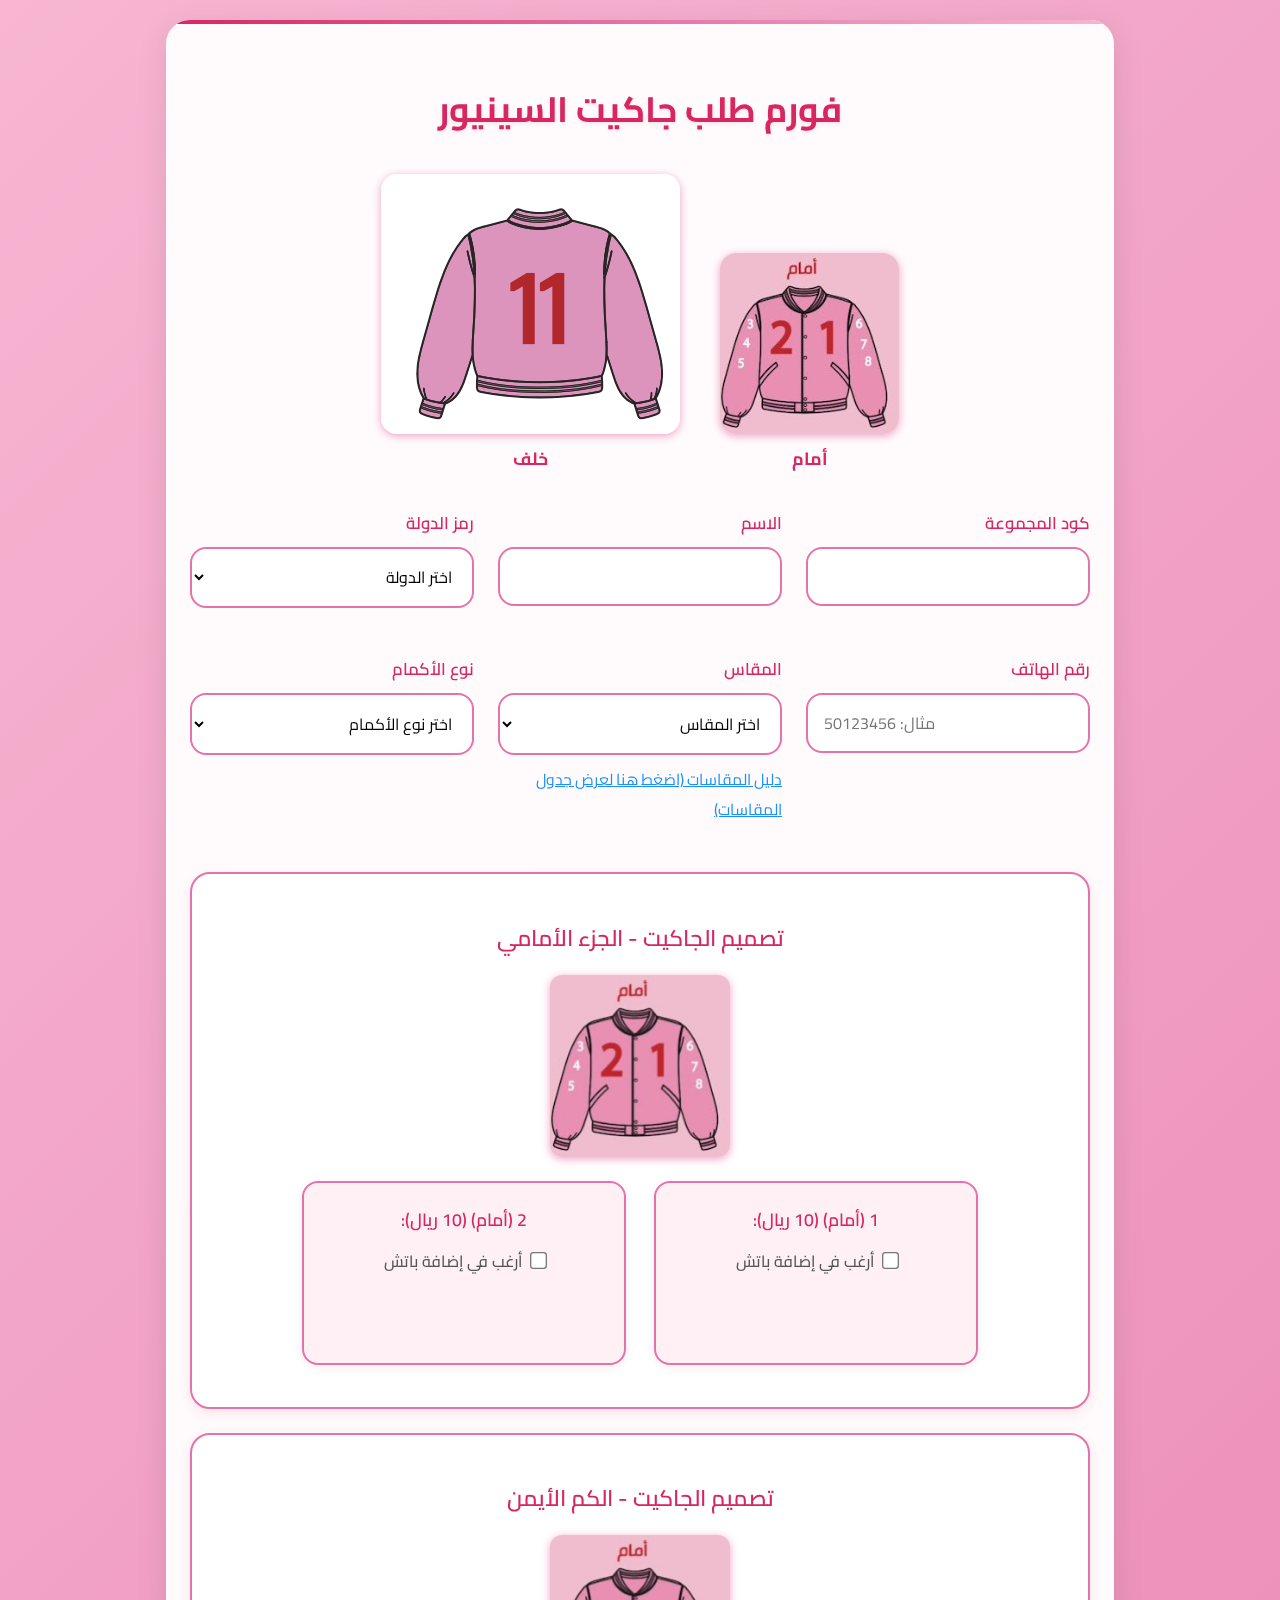
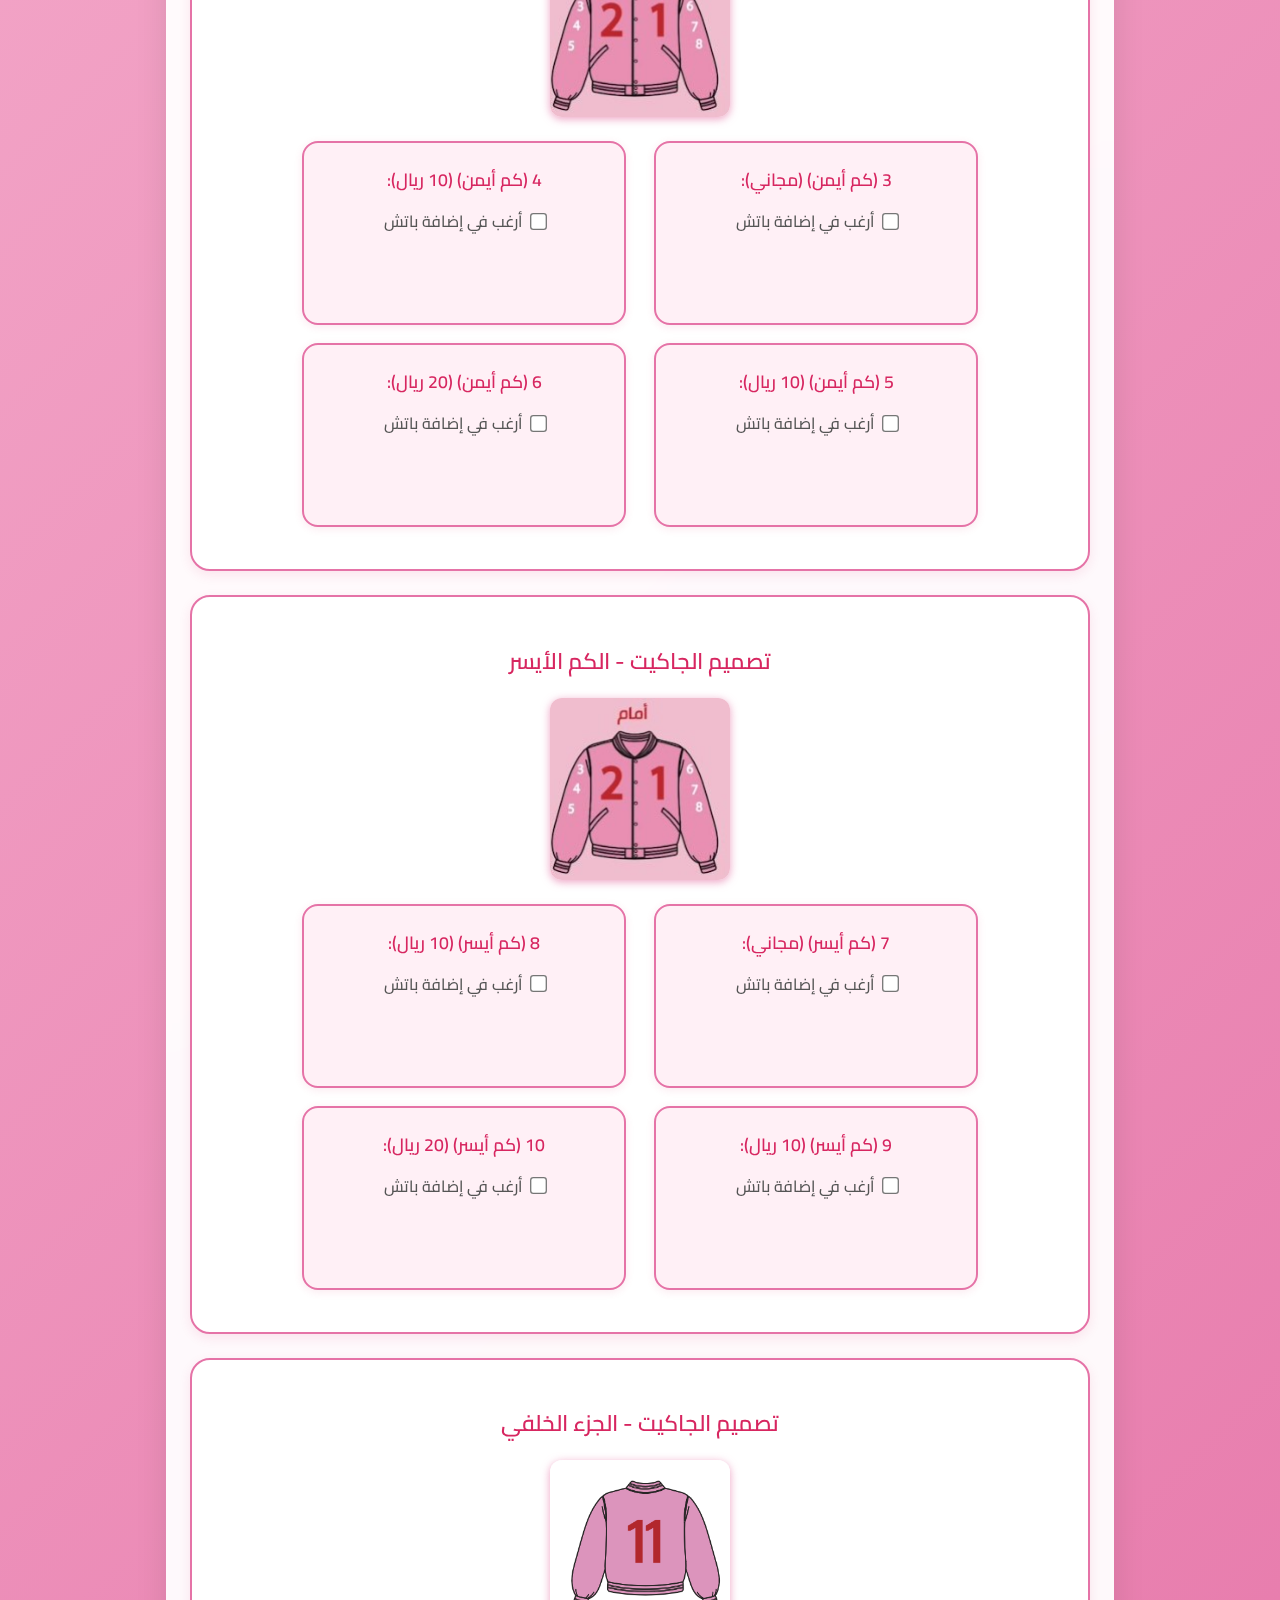
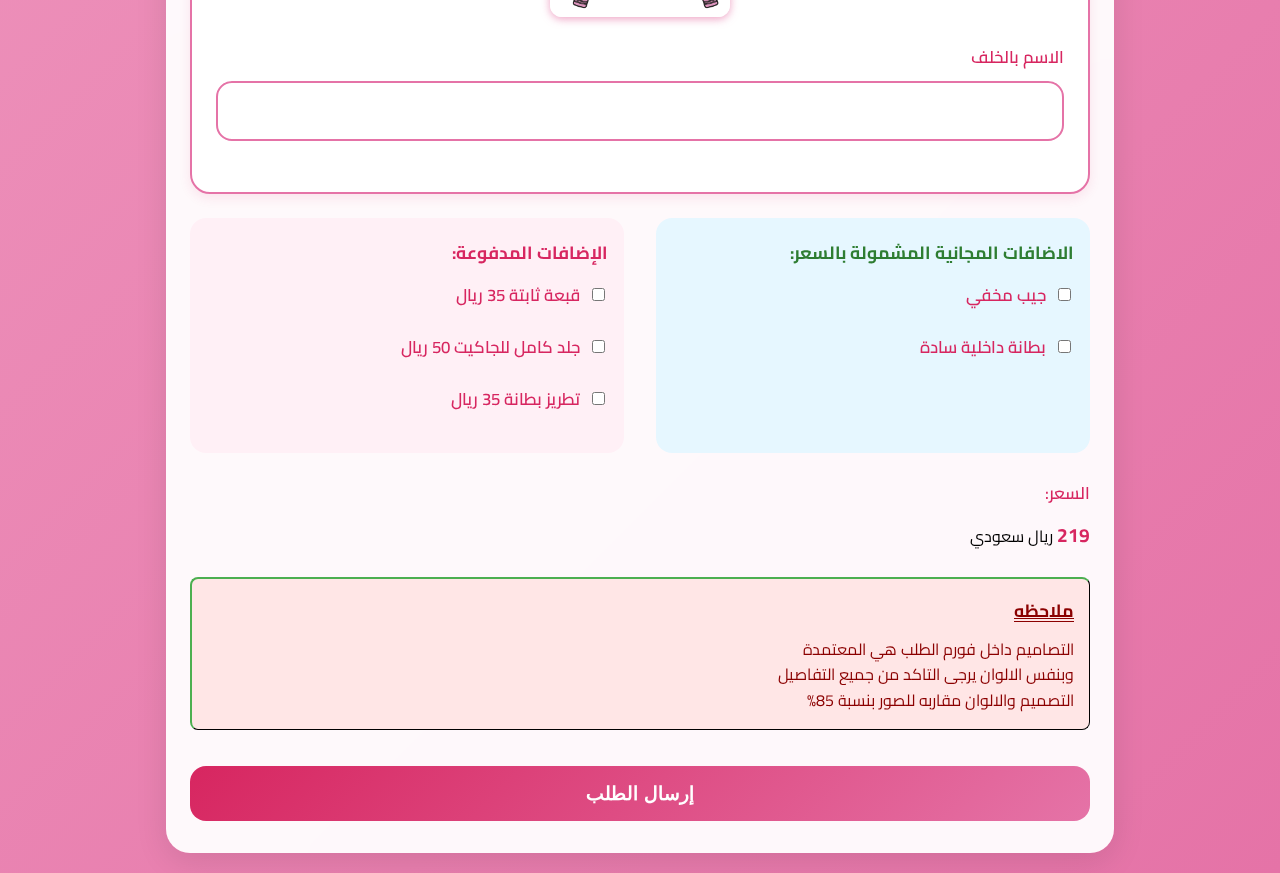
<file: membersgroups/index.html>
<!DOCTYPE html>
<html lang="ar" dir="rtl">
<head>
  <meta charset="UTF-8">
  <meta name="viewport" content="width=device-width, initial-scale=1.0">
  <title>متجر الجاكيت المخصص</title>
  <link rel="preconnect" href="https://fonts.googleapis.com">
  <link rel="preconnect" href="https://fonts.gstatic.com" crossorigin>
  <link href="https://fonts.googleapis.com/css2?family=Cairo:wght@200;300;400;500;600;700;800;900&display=swap" rel="stylesheet">
  <link rel="stylesheet" href="style.css">
</head>
<body>
  <div class="container">
    <h1>فورم طلب جاكيت السينيور</h1>
    <div class="jacket-images-row">
      <div class="jacket-front">
        <img src="jacket-front.jpg" alt="جاكيت أمامي" id="jacketFrontImg">
        <div class="jacket-label">أمام</div>
      </div>
      <div class="jacket-back">
        <img src="jacket-back.jpg" alt="جاكيت خلفي" id="jacketBackImg">
        <div class="jacket-label">خلف</div>
      </div>
    </div>
    <form id="jacketForm" enctype="multipart/form-data">
      <div class="form-fields">
        <div class="form-group">
          <label for="teamCode">كود المجموعة</label>
          <input type="text" id="teamCode" name="teamCode" class="autofill-field" readonly>
        </div>
        <div class="form-group">
          <label for="name">الاسم</label>
          <input type="text" id="name" name="name" required>
        </div>
        <div class="form-group">
          <label for="phoneCountry">رمز الدولة</label>
          <select id="phoneCountry" name="phoneCountry" required>
            <option value="">اختر الدولة</option>
            <option value="+966">السعودية (+966)</option>
            <option value="+974">قطر (+974)</option>
            <option value="+973">البحرين (+973)</option>
            <option value="+971">الإمارات (+971)</option>
            <option value="+968">عمان (+968)</option>
            <option value="+965">الكويت (+965)</option>
            <option value="+48">بولندا (+48)</option>
          </select>
        </div>
        <div class="form-group">
          <label for="phone">رقم الهاتف</label>
          <input type="tel" id="phone" name="phone" required pattern="^[0-9]{6,}$" placeholder="مثال: 50123456">
        </div>
        <div class="form-group">
          <label for="size">المقاس</label>
          <select id="size" name="size" required>
            <option value="">اختر المقاس</option>
            <option value="S">S</option>
            <option value="M">M</option>
            <option value="L">L</option>
            <option value="XL">XL</option>
            <option value="XXL">XXL</option>
            <option value="XXXL">XXXL</option>
            <option value="XXXXL">XXXXL</option>
          </select>
          <div style="margin-top: 6px;">
            <a href="https://drive.google.com/file/d/1jrVToR3u-B-9M1oi8XyOu0Llk16uJtuX/view" target="_blank" rel="noopener" style="color: #1890ff; text-decoration: underline; font-size: 0.98em;">دليل المقاسات (اضغط هنا لعرض جدول المقاسات)</a>
          </div>
        </div>
        <div class="form-group">
          <label for="sleeveType">نوع الأكمام</label>
          <select id="sleeveType" name="sleeveType" required>
            <option value="">اختر نوع الأكمام</option>
            <option value="قطن">قطن</option>
            <option value="جلد">جلد</option>
          </select>
        </div>
        
      </div>
      
      <!-- Front Section -->
      <div class="jacket-design-upload-section">
        <div class="section-header">
          <h2>تصميم الجاكيت - الجزء الأمامي</h2>
          <div class="jacket-front-preview">
            <img src="jacket-front.jpg" alt="جاكيت أمامي">
          </div>
        </div>
        <div class="jacket-upload-columns">
          <div class="jacket-upload-col">
            <div class="image-upload" id="upload-row-1">
              <div class="upload-header">
                <label>1 (أمام) (10 ريال):</label>
                <div class="checkbox-container">
                  <input type="checkbox" id="enable1" name="enable1">
                  <span> أرغب في إضافة باتش</span>
                </div>
              </div>
              <div class="upload-fields">
                <input type="file" accept="image/*" name="image1" id="image1">
                <input type="text" name="comment1" placeholder="تعليق للصورة 1">
              </div>
            </div>
          </div>
          <div class="jacket-upload-col">
            <div class="image-upload" id="upload-row-2">
              <div class="upload-header">
                <label>2 (أمام) (10 ريال):</label>
                <div class="checkbox-container">
                  <input type="checkbox" id="enable2" name="enable2">
                  <span> أرغب في إضافة باتش</span>
                </div>
              </div>
              <div class="upload-fields">
                <input type="file" accept="image/*" name="image2" id="image2">
                <input type="text" name="comment2" placeholder="تعليق للصورة 2">
              </div>
            </div>
          </div>
        </div>
      </div>
      
      <!-- Right Sleeve Section -->
      <div class="jacket-design-upload-section">
        <div class="section-header">
          <h2>تصميم الجاكيت - الكم الأيمن</h2>
          <div class="jacket-front-preview">
            <img src="jacket-front.jpg" alt="جاكيت أمامي">
          </div>
        </div>
        <div class="jacket-upload-columns">
          <div class="jacket-upload-col">
            <div class="image-upload" id="upload-row-3">
              <div class="upload-header">
                <label>3 (كم أيمن) (مجاني):</label>
                <div class="checkbox-container">
                  <input type="checkbox" id="enable3" name="enable3">
                  <span> أرغب في إضافة باتش</span>
                </div>
              </div>
              <div class="upload-fields">
                <input type="file" accept="image/*" name="image3" id="image3">
                <input type="text" name="comment3" placeholder="تعليق للصورة 3">
              </div>
            </div>
          </div>
          <div class="jacket-upload-col">
            <div class="image-upload" id="upload-row-4">
              <div class="upload-header">
                <label>4 (كم أيمن) (10 ريال):</label>
                <div class="checkbox-container">
                  <input type="checkbox" id="enable4" name="enable4">
                  <span> أرغب في إضافة باتش</span>
                </div>
              </div>
              <div class="upload-fields">
                <input type="file" accept="image/*" name="image4" id="image4">
                <input type="text" name="comment4" placeholder="تعليق للصورة 4">
              </div>
            </div>
          </div>
        </div>
        <div class="jacket-upload-columns">
          <div class="jacket-upload-col">
            <div class="image-upload" id="upload-row-5">
              <div class="upload-header">
                <label>5 (كم أيمن) (10 ريال):</label>
                <div class="checkbox-container">
                  <input type="checkbox" id="enable5" name="enable5">
                  <span> أرغب في إضافة باتش</span>
                </div>
              </div>
              <div class="upload-fields">
                <input type="file" accept="image/*" name="image5" id="image5">
                <input type="text" name="comment5" placeholder="تعليق للصورة 5">
              </div>
            </div>
          </div>
          <div class="jacket-upload-col">
            <div class="image-upload" id="upload-row-6">
              <div class="upload-header">
                <label>6 (كم أيمن) (20 ريال):</label>
                <div class="checkbox-container">
                  <input type="checkbox" id="enable6" name="enable6">
                  <span> أرغب في إضافة باتش</span>
                </div>
              </div>
              <div class="upload-fields">
                <input type="file" accept="image/*" name="image6" id="image6">
                <input type="text" name="comment6" placeholder="تعليق للصورة 6">
              </div>
            </div>
          </div>
        </div>
      </div>
      
      <!-- Left Sleeve Section -->
      <div class="jacket-design-upload-section">
        <div class="section-header">
          <h2>تصميم الجاكيت - الكم الأيسر</h2>
          <div class="jacket-front-preview">
            <img src="jacket-front.jpg" alt="جاكيت أمامي">
          </div>
        </div>
        <div class="jacket-upload-columns">
          <div class="jacket-upload-col">
            <div class="image-upload" id="upload-row-7">
              <div class="upload-header">
                <label>7 (كم أيسر) (مجاني):</label>
                <div class="checkbox-container">
                  <input type="checkbox" id="enable7" name="enable7">
                  <span> أرغب في إضافة باتش</span>
                </div>
              </div>
              <div class="upload-fields">
                <input type="file" accept="image/*" name="image7" id="image7">
                <input type="text" name="comment7" placeholder="تعليق للصورة 7">
              </div>
            </div>
          </div>
          <div class="jacket-upload-col">
            <div class="image-upload" id="upload-row-8">
              <div class="upload-header">
                <label>8 (كم أيسر) (10 ريال):</label>
                <div class="checkbox-container">
                  <input type="checkbox" id="enable8" name="enable8">
                  <span> أرغب في إضافة باتش</span>
                </div>
              </div>
              <div class="upload-fields">
                <input type="file" accept="image/*" name="image8" id="image8">
                <input type="text" name="comment8" placeholder="تعليق للصورة 8">
              </div>
            </div>
          </div>
        </div>
        <div class="jacket-upload-columns">
          <div class="jacket-upload-col">
            <div class="image-upload" id="upload-row-9">
              <div class="upload-header">
                <label>9 (كم أيسر) (10 ريال):</label>
                <div class="checkbox-container">
                  <input type="checkbox" id="enable9" name="enable9">
                  <span> أرغب في إضافة باتش</span>
                </div>
              </div>
              <div class="upload-fields">
                <input type="file" accept="image/*" name="image9" id="image9">
                <input type="text" name="comment9" placeholder="تعليق للصورة 9">
              </div>
            </div>
          </div>
          <div class="jacket-upload-col">
            <div class="image-upload" id="upload-row-10">
              <div class="upload-header">
                <label>10 (كم أيسر) (20 ريال):</label>
                <div class="checkbox-container">
                  <input type="checkbox" id="enable10" name="enable10">
                  <span> أرغب في إضافة باتش</span>
                </div>
              </div>
              <div class="upload-fields">
                <input type="file" accept="image/*" name="image10" id="image10">
                <input type="text" name="comment10" placeholder="تعليق للصورة 10">
              </div>
            </div>
          </div>
        </div>
      </div>
      
      <!-- Back Section -->
      <div class="jacket-design-upload-section">
        <div class="section-header">
          <h2>تصميم الجاكيت - الجزء الخلفي</h2>
          <div class="jacket-back-preview">
            <img src="jacket-back.jpg" alt="جاكيت خلفي">
          </div>
        </div>
        <div class="form-group">
          <label for="jacketName">الاسم بالخلف</label>
          <input type="text" id="jacketName" name="jacketName" required>
        </div>
      </div>
      
      <div class="additions-section-wrapper" style="display: flex; gap: 32px; margin-bottom: 24px; flex-wrap: wrap;">
        <div class="additions-section free-additions" style="flex: 1 1 300px; min-width: 220px; background: #e6f7ff; border-radius: 16px; padding: 18px 16px;">
          <div style="font-weight:bold; color:#2e7d32; margin-bottom:10px; font-size:1.1em;">الاضافات المجانية المشمولة بالسعر:</div>
          <div class="addition-item" style="display:flex; flex-direction:column; margin-bottom:12px;">
            <div style="display:flex; align-items:center; gap:8px; margin-bottom:8px;">
              <input type="checkbox" id="freeAdd1" name="freeAdd1">
              <label for="freeAdd1" style="margin:0;">جيب مخفي</label>
            </div>
          </div>
          <div class="addition-item" style="display:flex; flex-direction:column; margin-bottom:12px;">
            <div style="display:flex; align-items:center; gap:8px; margin-bottom:8px;">
              <input type="checkbox" id="freeAdd2" name="freeAdd2">
              <label for="freeAdd2" style="margin:0;">بطانة داخلية سادة</label>
            </div>
            <input type="text" id="freeAdd2Comment" name="freeAdd2Comment" placeholder="تعليق (اختياري)" style="display:none; width:100%; padding:8px; border:1px solid #ccc; border-radius:8px; margin-top:4px;">
          </div>
        </div>
                 <div class="additions-section paid-additions" style="flex: 1 1 300px; min-width: 220px; background: #fff0f6; border-radius: 16px; padding: 18px 16px;">
           <div style="font-weight:bold; color:#d72660; margin-bottom:10px; font-size:1.1em;">الإضافات المدفوعة:</div>
           <div class="addition-item" style="display:flex; flex-direction:column; margin-bottom:12px;">
             <div style="display:flex; align-items:center; gap:8px; margin-bottom:8px;">
               <input type="checkbox" id="paidAdd3" name="paidAdd3" data-price="35">
               <label for="paidAdd3" style="margin:0;">قبعة ثابتة <span style="color:#d72660;">35 ريال</span></label>
             </div>
           </div>
           <div class="addition-item" style="display:flex; flex-direction:column; margin-bottom:12px;">
             <div style="display:flex; align-items:center; gap:8px; margin-bottom:8px;">
               <input type="checkbox" id="paidAdd4" name="paidAdd4" data-price="50">
               <label for="paidAdd4" style="margin:0;">جلد كامل للجاكيت <span style="color:#d72660;">50 ريال</span></label>
             </div>
           </div>
                       <div class="addition-item" style="display:flex; flex-direction:column; margin-bottom:12px;">
              <div style="display:flex; align-items:center; gap:8px; margin-bottom:8px;">
                <input type="checkbox" id="paidAdd1" name="paidAdd1" data-price="35">
                <label for="paidAdd1" style="margin:0;">تطريز بطانة <span style="color:#d72660;">35 ريال</span></label>
              </div>
              <input type="file" accept="image/*" id="paidAdd1Image" name="paidAdd1Image" style="display:none; width:95%; padding:8px; border:1px solid #ccc; border-radius:8px; margin-bottom:4px;">
              <input type="text" id="paidAdd1Comment" name="paidAdd1Comment" placeholder="تعليق (اختياري)" style="display:none; width:100%; padding:8px; border:1px solid #ccc; border-radius:8px; margin-top:4px;">
            </div>
         </div>
      </div>
      <div class="form-group">
        <label>السعر:</label>
        <span id="price">0</span> ريال سعودي
      </div>
      
      <!-- Note Section -->
      <div class="note-section" style="background: #ffe6e6; border: 2px solid #4CAF50; border-right: 1px solid #000; border-bottom: 1px solid #000; border-radius: 8px; padding: 15px; margin: 20px 0; text-align: right;">
        <div style="color: #8B0000; font-weight: bold; text-decoration: underline; text-decoration-style: double; margin-bottom: 10px; font-size: 1.1em;">ملاحظه</div>
        <div style="color: #8B0000; line-height: 1.6;">
          <div>التصاميم داخل فورم الطلب هي المعتمدة</div>
          <div>وبنفس الالوان يرجى التاكد من جميع التفاصيل</div>
          <div>التصميم والالوان مقاربه للصور بنسبة 85%</div>
        </div>
      </div>
      
      <button type="submit">إرسال الطلب</button>
    </form>
  </div>
  <script src="script.js"></script>
</body>
</html>
</file>
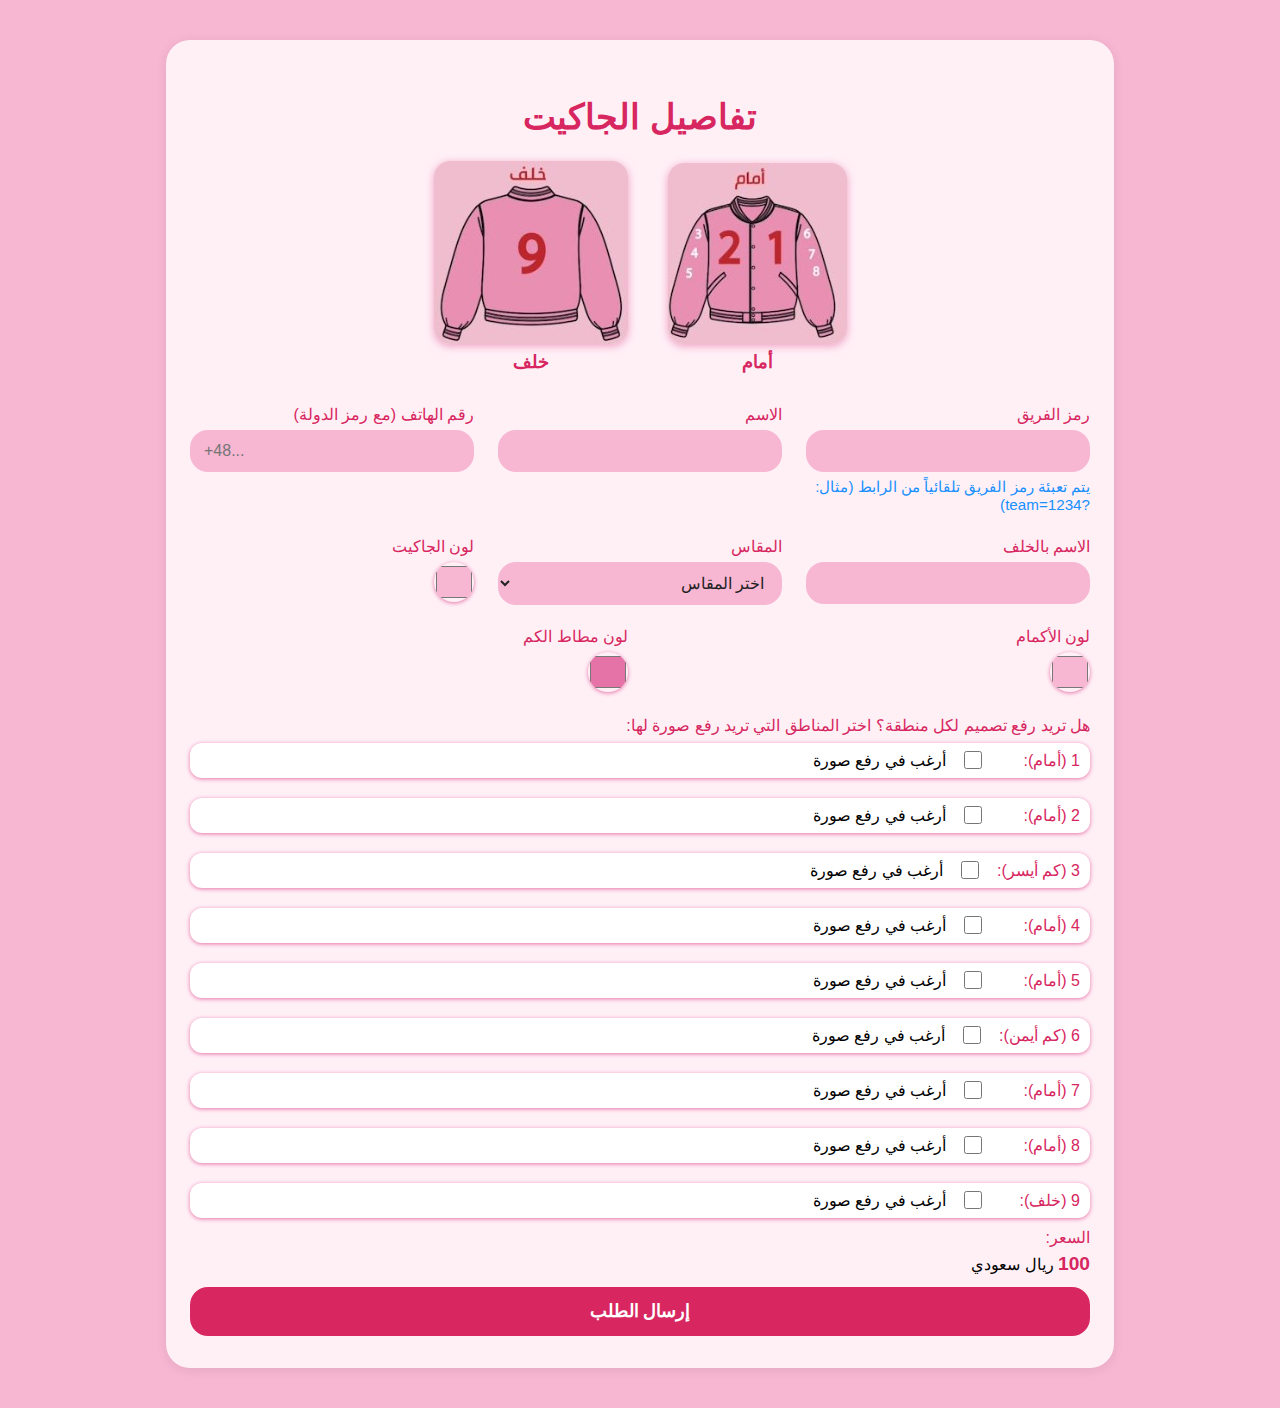
<file: Submissions/index.html>
<!DOCTYPE html>
<html lang="ar" dir="rtl">
<head>
  <meta charset="UTF-8">
  <meta name="viewport" content="width=device-width, initial-scale=1.0">
  <title>متجر الجاكيت المخصص</title>
  <link rel="stylesheet" href="style.css">
</head>
<body>
  <div class="container">
    <h1>تفاصيل الجاكيت</h1>
    <div class="jacket-images-row">
      <div class="jacket-front">
        <img src="jacket-front.jpg" alt="جاكيت أمامي" id="jacketFrontImg">
        <div class="jacket-label">أمام</div>
      </div>
      <div class="jacket-back">
        <img src="jacket-back.jpg" alt="جاكيت خلفي" id="jacketBackImg">
        <div class="jacket-label">خلف</div>
      </div>
    </div>
    <form id="jacketForm" enctype="multipart/form-data">
      <div class="form-fields">
        <div class="form-group">
          <label for="teamCode">رمز الفريق</label>
          <input type="text" id="teamCode" name="teamCode" class="autofill-field" readonly>
          <small class="autofill-note">يتم تعبئة رمز الفريق تلقائياً من الرابط (مثال: ?team=1234)</small>
        </div>
        <div class="form-group">
          <label for="name">الاسم</label>
          <input type="text" id="name" name="name" required>
        </div>
        <div class="form-group">
          <label for="phone">رقم الهاتف (مع رمز الدولة)</label>
          <input type="tel" id="phone" name="phone" placeholder="+48..." required pattern="^\+[0-9]{6,}$">
        </div>
        <div class="form-group">
          <label for="jacketName">الاسم بالخلف</label>
          <input type="text" id="jacketName" name="jacketName" required>
        </div>
        <div class="form-group">
          <label for="size">المقاس</label>
          <select id="size" name="size" required>
            <option value="">اختر المقاس</option>
            <option value="S">صغير</option>
            <option value="M">متوسط</option>
            <option value="L">كبير</option>
            <option value="XL">كبير جداً</option>
          </select>
        </div>
        <div class="form-group">
          <label for="jacketColor">لون الجاكيت</label>
          <input type="color" id="jacketColor" name="jacketColor" value="#f7b6d2" required>
        </div>
        <div class="form-group">
          <label for="sleeveColor">لون الأكمام</label>
          <input type="color" id="sleeveColor" name="sleeveColor" value="#f7b6d2" required>
        </div>
        <div class="form-group">
          <label for="sleeveRubberColor">لون مطاط الكم</label>
          <input type="color" id="sleeveRubberColor" name="sleeveRubberColor" value="#e573a7" required>
        </div>
      </div>
      <div class="images-upload-list">
        <label>هل تريد رفع تصميم لكل منطقة؟ اختر المناطق التي تريد رفع صورة لها:</label>
        <div id="imagesContainer">
          <div class="image-upload" id="upload-row-1">
            <label>1 (أمام):</label>
            <input type="checkbox" id="enable1" name="enable1">
            <span>أرغب في رفع صورة</span>
            <span class="upload-fields" style="display:none">
              <input type="file" accept="image/*" name="image1" id="image1">
              <input type="text" name="comment1" placeholder="تعليق للصورة 1">
            </span>
          </div>
          <div class="image-upload" id="upload-row-2">
            <label>2 (أمام):</label>
            <input type="checkbox" id="enable2" name="enable2">
            <span>أرغب في رفع صورة</span>
            <span class="upload-fields" style="display:none">
              <input type="file" accept="image/*" name="image2" id="image2">
              <input type="text" name="comment2" placeholder="تعليق للصورة 2">
            </span>
          </div>
          <div class="image-upload" id="upload-row-3">
            <label>3 (كم أيسر):</label>
            <input type="checkbox" id="enable3" name="enable3">
            <span>أرغب في رفع صورة</span>
            <span class="upload-fields" style="display:none">
              <input type="file" accept="image/*" name="image3" id="image3">
              <input type="text" name="comment3" placeholder="تعليق للصورة 3">
            </span>
          </div>
          <div class="image-upload" id="upload-row-4">
            <label>4 (أمام):</label>
            <input type="checkbox" id="enable4" name="enable4">
            <span>أرغب في رفع صورة</span>
            <span class="upload-fields" style="display:none">
              <input type="file" accept="image/*" name="image4" id="image4">
              <input type="text" name="comment4" placeholder="تعليق للصورة 4">
            </span>
          </div>
          <div class="image-upload" id="upload-row-5">
            <label>5 (أمام):</label>
            <input type="checkbox" id="enable5" name="enable5">
            <span>أرغب في رفع صورة</span>
            <span class="upload-fields" style="display:none">
              <input type="file" accept="image/*" name="image5" id="image5">
              <input type="text" name="comment5" placeholder="تعليق للصورة 5">
            </span>
          </div>
          <div class="image-upload" id="upload-row-6">
            <label>6 (كم أيمن):</label>
            <input type="checkbox" id="enable6" name="enable6">
            <span>أرغب في رفع صورة</span>
            <span class="upload-fields" style="display:none">
              <input type="file" accept="image/*" name="image6" id="image6">
              <input type="text" name="comment6" placeholder="تعليق للصورة 6">
            </span>
          </div>
          <div class="image-upload" id="upload-row-7">
            <label>7 (أمام):</label>
            <input type="checkbox" id="enable7" name="enable7">
            <span>أرغب في رفع صورة</span>
            <span class="upload-fields" style="display:none">
              <input type="file" accept="image/*" name="image7" id="image7">
              <input type="text" name="comment7" placeholder="تعليق للصورة 7">
            </span>
          </div>
          <div class="image-upload" id="upload-row-8">
            <label>8 (أمام):</label>
            <input type="checkbox" id="enable8" name="enable8">
            <span>أرغب في رفع صورة</span>
            <span class="upload-fields" style="display:none">
              <input type="file" accept="image/*" name="image8" id="image8">
              <input type="text" name="comment8" placeholder="تعليق للصورة 8">
            </span>
          </div>
          <div class="image-upload" id="upload-row-9">
            <label>9 (خلف):</label>
            <input type="checkbox" id="enable9" name="enable9">
            <span>أرغب في رفع صورة</span>
            <span class="upload-fields" style="display:none">
              <input type="file" accept="image/*" name="image9" id="image9">
              <input type="text" name="comment9" placeholder="تعليق للصورة 9">
            </span>
          </div>
        </div>
      </div>
      <div class="form-group">
        <label>السعر:</label>
        <span id="price">0</span> ريال سعودي
      </div>
      <button type="submit">إرسال الطلب</button>
    </form>
  </div>
  <script src="script.js"></script>
</body>
</html>
</file>
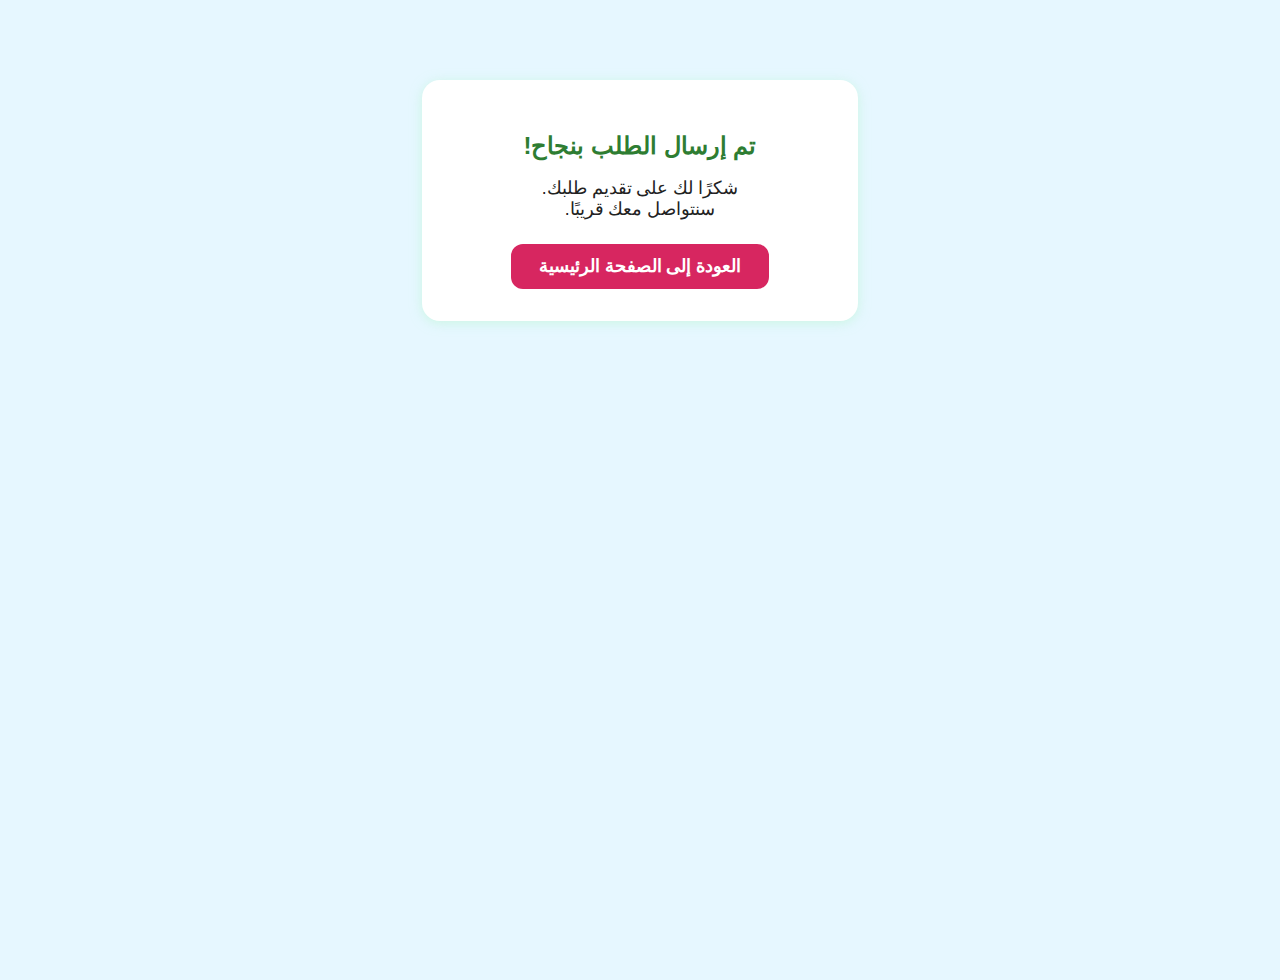
<file: members/success.html>
<!DOCTYPE html>
<html lang="ar" dir="rtl">
<head>
  <meta charset="UTF-8">
  <meta name="viewport" content="width=device-width, initial-scale=1.0">
  <title>تم إرسال الطلب</title>
  <link rel="stylesheet" href="style.css">
  <style>
    body { background: #e6f7ff; }
    .success-container { max-width: 400px; margin: 80px auto; background: #fff; border-radius: 18px; box-shadow: 0 2px 12px #b2f6ca88; padding: 32px 18px; text-align: center; }
    .success-container h2 { color: #2e7d32; margin-bottom: 18px; }
    .success-container p { color: #222; font-size: 1.1em; margin-bottom: 24px; }
    .success-container a { display: inline-block; padding: 12px 28px; background: #d72660; color: #fff; border-radius: 12px; text-decoration: none; font-weight: bold; font-size: 1.1em; transition: background 0.2s; }
    .success-container a:hover { background: #a81c4a; }
  </style>
</head>
<body>
  <div class="success-container">
    <h2>تم إرسال الطلب بنجاح!</h2>
    <p>شكرًا لك على تقديم طلبك.<br>سنتواصل معك قريبًا.</p>
    <a href="index.html">العودة إلى الصفحة الرئيسية</a>
  </div>
</body>
</html>
</file>
<file: membersgroups/style.css>
body {
  font-family: 'Cairo', 'Segoe UI', Arial, sans-serif;
  direction: rtl;
  margin: 0;
  padding: 0;
  background: linear-gradient(135deg, #f7b6d2 0%, #e573a7 100%);
  min-height: 100vh;
  transition: background 0.5s;
}

.container {
  max-width: 900px;
  margin: 20px auto;
  background: rgba(255, 255, 255, 0.95);
  backdrop-filter: blur(10px);
  border-radius: 24px;
  box-shadow: 0 8px 32px rgba(0,0,0,0.1);
  padding: 32px 24px;
  position: relative;
  overflow: hidden;
}

.container::before {
  content: '';
  position: absolute;
  top: 0;
  left: 0;
  right: 0;
  height: 4px;
  background: linear-gradient(90deg, #d72660, #e573a7, #f7b6d2);
}

h1 {
  text-align: center;
  color: #d72660;
  margin-bottom: 32px;
  font-size: 2.2rem;
  font-weight: 700;
  text-shadow: 0 2px 4px rgba(215, 38, 96, 0.1);
}

.form-fields {
  display: flex;
  flex-wrap: wrap;
  gap: 18px 24px;
  margin-bottom: 24px;
}

.form-group {
  flex: 1 1 220px;
  min-width: 200px;
  margin-bottom: 1.5rem;
  position: relative;
}

label {
  display: block;
  margin-bottom: 0.5rem;
  color: #d72660;
  font-weight: 600;
  font-size: 1.05rem;
}

input[type="text"],
input[type="tel"],
select {
  width: 100%;
  padding: 0.8rem 1rem;
  border: 2px solid #e573a7;
  border-radius: 16px;
  background: #fff;
  font-size: 1rem;
  box-sizing: border-box;
  margin-bottom: 0.2rem;
  transition: all 0.3s ease;
  font-family: inherit;
}

input[type="text"]:focus,
input[type="tel"]:focus,
select:focus {
  outline: none;
  border-color: #d72660;
  box-shadow: 0 0 0 3px rgba(215, 38, 96, 0.1);
  transform: translateY(-1px);
}

.jacket-section {
  display: flex;
  gap: 32px;
  align-items: flex-start;
  margin-bottom: 24px;
}

.jacket-visual {
  display: flex;
  flex-direction: column;
  align-items: center;
  gap: 18px;
  width: 260px;
  min-width: 220px;
  height: 500px;
  background: none;
}

.jacket-images-row {
  display: flex;
  flex-direction: row;
  justify-content: center;
  align-items: flex-end;
  gap: 40px;
  margin-bottom: 32px;
}

.jacket-front, .jacket-back {
  display: flex;
  flex-direction: column;
  align-items: center;
}

.jacket-label {
  margin-top: 8px;
  color: #d72660;
  font-weight: bold;
  font-size: 1.1rem;
}

.jacket-front img, .jacket-back img {
  width: 100%;
  height: auto;
  border-radius: 16px;
  box-shadow: 0 2px 8px #e573a7aa;
}

/* Modern Color Swatches */
.color-swatches {
  display: flex;
  flex-wrap: wrap;
  gap: 1rem;
  margin-bottom: 0.5rem;
}

.color-swatch {
  display: flex;
  align-items: center;
  cursor: pointer;
  font-weight: 500;
  border-radius: 12px;
  padding: 1rem 1.2rem;
  background: #fff;
  border: 2px solid #e573a7;
  margin-bottom: 0.5rem;
  transition: all 0.3s ease;
  position: relative;
  overflow: hidden;
  min-width: 140px;
  flex: 0 1 auto;
}

.color-swatch:hover {
  border-color: #d72660;
  transform: translateY(-2px);
  box-shadow: 0 4px 12px rgba(215, 38, 96, 0.15);
}

.color-swatch input[type="radio"] {
  margin-left: 0.5rem;
  accent-color: #d72660;
  transform: scale(1.2);
  flex-shrink: 0;
}

.color-swatch::before {
  content: '';
  display: inline-block;
  width: 32px;
  height: 32px;
  border-radius: 50%;
  margin-left: 0.8rem;
  border: 3px solid #e573a7;
  box-sizing: border-box;
  transition: all 0.3s ease;
  flex-shrink: 0;
}

.color-swatch.white::before { 
  background: #fff; 
  border: 3px solid #ddd;
}
.color-swatch.navy::before { background: #1a237e; }
.color-swatch.black::before { background: #222; }
.color-swatch.pink::before { background: #f7b6d2; }
.color-swatch.olive::before { background: #b5b35c; }
.color-swatch.maroon::before { background: #800000; }
.color-swatch.vblack::before { background: #232323; }
.color-swatch.grey::before { background: #888; }
.color-swatch.lgrey::before { background: #e0e0e0; }

.color-swatch.selected, 
.color-swatch input[type="radio"]:checked + label,
.color-swatch input[type="radio"]:checked {
  border-color: #d72660;
  background: linear-gradient(135deg, #f7b6d2, #fff0f6);
  transform: translateY(-2px);
  box-shadow: 0 4px 12px rgba(215, 38, 96, 0.2);
}

.color-swatch.selected::before,
.color-swatch input[type="radio"]:checked + label::before,
.color-swatch input[type="radio"]:checked::before {
  border-color: #d72660;
  transform: scale(1.1);
}

/* Section Headers */
.section-header {
  text-align: center;
  margin-bottom: 24px;
}

.section-header h2 {
  color: #d72660;
  font-size: 1.4rem;
  margin-bottom: 1rem;
  font-weight: 600;
}

.jacket-front-preview,
.jacket-back-preview {
  display: flex;
  justify-content: center;
  margin-bottom: 1rem;
}

.jacket-front-preview img,
.jacket-back-preview img {
  max-width: 180px;
  width: 100%;
  border-radius: 12px;
  box-shadow: 0 2px 8px #e573a7aa;
  transition: all 0.3s ease;
}

.jacket-front-preview img:hover,
.jacket-back-preview img:hover {
  transform: translateY(-2px);
  box-shadow: 0 4px 12px rgba(215, 38, 96, 0.2);
}

/* Modern Separator */
.section-separator {
  display: flex;
  align-items: center;
  justify-content: center;
  margin: 40px 0;
  gap: 20px;
}

.separator-line {
  flex: 1;
  height: 2px;
  background: linear-gradient(90deg, transparent, #e573a7, transparent);
  border-radius: 1px;
}

.separator-icon {
  font-size: 1.5rem;
  color: #d72660;
  background: #fff;
  padding: 8px 16px;
  border-radius: 50px;
  box-shadow: 0 2px 8px rgba(215, 38, 96, 0.15);
  border: 2px solid #e573a7;
}

/* Sleeve Rubber Preview */
.sleeve-rubber-preview {
  margin-top: 0.8rem;
  background: #fff0f6;
  border: 2px solid #e573a7;
  border-radius: 16px;
  padding: 1rem;
  display: flex;
  flex-direction: column;
  align-items: center;
  max-width: 160px;
  transition: all 0.3s ease;
}

.sleeve-rubber-preview:hover {
  transform: translateY(-2px);
  box-shadow: 0 4px 12px rgba(215, 38, 96, 0.15);
}

.sleeve-rubber-preview img {
  height: 70px;
  width: auto;
  display: block;
  margin-bottom: 0.5rem;
  border-radius: 8px;
}

.sleeve-rubber-preview div {
  color: #d72660;
  font-size: 0.95rem;
  text-align: center;
  font-weight: 600;
}

/* Upload Sections */
.jacket-design-upload-section {
  background: #fff;
  border-radius: 20px;
  padding: 24px;
  margin-bottom: 24px;
  border: 2px solid #e573a7;
  box-shadow: 0 4px 12px rgba(215, 38, 96, 0.1);
  transition: all 0.3s ease;
}

.jacket-design-upload-section:hover {
  box-shadow: 0 6px 16px rgba(215, 38, 96, 0.15);
}

.jacket-upload-columns {
  display: flex;
  flex-direction: row;
  gap: 32px;
  justify-content: center;
  align-items: flex-start;
  margin-bottom: 18px;
}

.jacket-upload-col {
  flex: 1 1 220px;
  min-width: 200px;
  max-width: 320px;
  display: flex;
  flex-direction: column;
  align-items: center;
}

.jacket-upload-col .image-upload {
  width: 100%;
  max-width: 280px; /* Increased from 220px */
  background: #fff0f6;
  border: 2px solid #e573a7;
  border-radius: 16px;
  box-shadow: 0 2px 8px rgba(215, 38, 96, 0.1);
  padding: 20px; /* Increased from 16px */
  margin-bottom: 0;
  display: flex;
  flex-direction: column;
  align-items: center;
  transition: all 0.3s ease;
  min-height: 140px; /* Increased from 120px */
}

.jacket-upload-col .image-upload:hover {
  border-color: #d72660;
  transform: translateY(-2px);
  box-shadow: 0 4px 12px rgba(215, 38, 96, 0.15);
}

/* New upload header structure */
.upload-header {
  width: 100%;
  text-align: center;
  margin-bottom: 16px; /* Increased from 12px */
}

.upload-header label {
  display: block;
  color: #d72660;
  font-weight: 600;
  font-size: 1.1rem; /* Increased from 1rem */
  margin-bottom: 10px; /* Increased from 8px */
}

.checkbox-container {
  display: flex;
  align-items: center;
  justify-content: center;
  gap: 10px; /* Increased from 8px */
  margin-bottom: 10px; /* Increased from 8px */
}

.checkbox-container input[type="checkbox"] {
  accent-color: #d72660;
  transform: scale(1.3); /* Increased from 1.2 */
  margin: 0;
}

.checkbox-container span {
  color: #555;
  font-size: 1rem; /* Increased from 0.9rem */
  font-weight: 500;
}

.jacket-upload-col .upload-fields {
  width: 100%;
  max-width: 240px; /* Increased from 180px */
  margin: 0 auto;
  padding: 0;
  background: none;
  border: none;
  opacity: 0;
  transform: translateY(-10px);
  transition: all 0.3s ease;
  max-height: 0;
  overflow: hidden;
  visibility: hidden;
}

.jacket-upload-col .upload-fields.show {
  opacity: 1;
  transform: translateY(0);
  max-height: 200px; /* Set a maximum height */
  visibility: visible;
  margin-top: 12px; /* Increased from 8px */
}

.jacket-upload-col input[type="file"] {
  width: 85%; /* Reduced from 100% */
  font-size: 0.95em;
  margin-bottom: 10px; /* Increased from 8px */
  background: #fff;
  border: 2px dashed #e573a7;
  border-radius: 12px;
  padding: 10px; /* Increased from 8px */
  transition: all 0.3s ease;
  margin-left: auto;
  margin-right: auto;
  display: block;
}

.jacket-upload-col input[type="file"]:hover {
  border-color: #d72660;
  background: #f7b6d2;
}

.jacket-upload-col input[type="text"] {
  width: 100%;
  font-size: 0.97em;
  border-radius: 12px;
  padding: 10px 12px; /* Increased from 8px 12px */
  background: #fff;
  border: 2px solid #e573a7;
  transition: all 0.3s ease;
}

.jacket-upload-col input[type="text"]:focus {
  border-color: #d72660;
  box-shadow: 0 0 0 3px rgba(215, 38, 96, 0.1);
}

button[type="submit"] {
  width: 100%;
  background: linear-gradient(135deg, #d72660, #e573a7);
  color: #fff;
  border: none;
  border-radius: 16px;
  padding: 1rem 0;
  font-size: 1.2rem;
  font-weight: 700;
  cursor: pointer;
  margin-top: 1rem;
  transition: all 0.3s ease;
  position: relative;
  overflow: hidden;
}

button[type="submit"]:hover {
  transform: translateY(-2px);
  box-shadow: 0 8px 20px rgba(215, 38, 96, 0.3);
}

button[type="submit"]:active {
  transform: translateY(0);
}

button[type="submit"]:disabled {
  background: #ccc !important;
  cursor: not-allowed !important;
  opacity: 0.6 !important;
  transform: none !important;
  box-shadow: none !important;
  pointer-events: none;
}

.color-swatch.other {
  background: linear-gradient(45deg, #ddd 25%, transparent 25%), 
              linear-gradient(-45deg, #ddd 25%, transparent 25%), 
              linear-gradient(45deg, transparent 75%, #ddd 75%), 
              linear-gradient(-45deg, transparent 75%, #ddd 75%);
  background-size: 8px 8px;
  background-position: 0 0, 0 4px, 4px -4px, -4px 0px;
  color: #333;
  border: 2px solid #999;
}

.custom-color-field input {
  font-family: 'Cairo', 'Segoe UI', Arial, sans-serif;
  direction: rtl;
  text-align: right;
}

#price {
  font-weight: bold;
  color: #d72660;
  font-size: 1.2rem;
}

.autofill-field {
  background: #e6f7ff;
  border: 2px solid #1890ff;
  color: #222;
  font-weight: bold;
}

.autofill-note {
  display: block;
  color: #1890ff;
  font-size: 0.95em;
  margin-top: 2px;
  margin-bottom: 6px;
}

/* Responsive Design */
@media (max-width: 768px) {
  .container {
    margin: 10px;
    padding: 24px 20px;
    border-radius: 20px;
  }
  
  h1 {
    font-size: 1.8rem;
  }
  
  .color-swatches {
    gap: 0.8rem;
  }
  
  .color-swatch {
    margin-bottom: 0.4rem;
    padding: 0.9rem 1rem;
    min-width: 120px;
  }
  
  .color-swatch::before {
    width: 28px;
    height: 28px;
  }
  
  .jacket-upload-columns {
    flex-direction: column;
    gap: 18px;
  }
  
  .jacket-upload-col {
    max-width: 100%;
    min-width: 0;
  }
  
  .jacket-upload-col .image-upload {
    max-width: 100%;
    min-height: 120px; /* Slightly smaller on mobile */
  }
  
  .jacket-upload-col .upload-fields {
    max-width: 100%;
  }
  
  .section-separator {
    margin: 30px 0;
  }
  
  .separator-icon {
    font-size: 1.2rem;
    padding: 6px 12px;
  }
}

@media (max-width: 480px) {
  .container {
    margin: 5px;
    padding: 20px 16px;
  }
  
  h1 {
    font-size: 1.5rem;
  }
  
  .color-swatches {
    gap: 0.6rem;
  }
  
  .color-swatch {
    padding: 0.8rem 0.9rem;
    font-size: 0.9rem;
    margin-bottom: 0.3rem;
    min-width: 100px;
  }
  
  .color-swatch::before {
    width: 24px;
    height: 24px;
  }
  
  input[type="text"],
  input[type="tel"],
  select {
    padding: 0.7rem 0.8rem;
    font-size: 0.95rem;
  }
  
  .jacket-upload-col .image-upload {
    padding: 16px; /* Smaller padding on mobile */
    min-height: 110px;
  }
  
  .upload-header label {
    font-size: 1rem;
  }
  
  .checkbox-container span {
    font-size: 0.9rem;
  }
  
  button[type="submit"] {
    font-size: 1rem;
    padding: 0.8rem 0;
  }
  
  .section-separator {
    margin: 20px 0;
  }
  
  .separator-icon {
    font-size: 1rem;
    padding: 4px 8px;
  }
}
</file>
<file: Submissions/style.css>
body {
  font-family: 'Tajawal', Arial, sans-serif;
  background: #f7b6d2;
  margin: 0;
  direction: rtl;
}
.container {
  max-width: 900px;
  margin: 40px auto;
  background: #fff0f6;
  border-radius: 24px;
  box-shadow: 0 2px 12px rgba(0,0,0,0.08);
  padding: 32px 24px;
}
h1 {
  text-align: center;
  color: #d72660;
  margin-bottom: 24px;
  font-size: 2.2rem;
  font-weight: bold;
}
.form-fields {
  display: flex;
  flex-wrap: wrap;
  gap: 18px 24px;
  margin-bottom: 24px;
}
.form-group {
  flex: 1 1 220px;
  min-width: 200px;
  margin-bottom: 0;
}
label {
  display: block;
  margin-bottom: 6px;
  color: #d72660;
  font-weight: 500;
}
input[type="text"],
input[type="tel"],
select {
  width: 100%;
  padding: 12px 14px;
  border: none;
  border-radius: 18px;
  font-size: 1rem;
  background: #f7b6d2;
  color: #222;
  box-sizing: border-box;
  margin-bottom: 4px;
}
input[type="color"] {
  width: 40px;
  height: 40px;
  border: none;
  background: none;
  padding: 0;
  margin-left: 8px;
  vertical-align: middle;
  border-radius: 50%;
  box-shadow: 0 1px 4px #e573a7;
}
.jacket-section {
  display: flex;
  gap: 32px;
  align-items: flex-start;
  margin-bottom: 24px;
}
.jacket-visual {
  display: flex;
  flex-direction: column;
  align-items: center;
  gap: 18px;
  width: 260px;
  min-width: 220px;
  height: 500px;
  background: none;
}
.jacket-images-row {
  display: flex;
  flex-direction: row;
  justify-content: center;
  align-items: flex-end;
  gap: 40px;
  margin-bottom: 32px;
}
.jacket-front, .jacket-back {
  display: flex;
  flex-direction: column;
  align-items: center;
}
.jacket-label {
  margin-top: 8px;
  color: #d72660;
  font-weight: bold;
  font-size: 1.1rem;
}
.jacket-front img, .jacket-back img {
  width: 100%;
  height: auto;
  border-radius: 16px;
  box-shadow: 0 2px 8px #e573a7aa;
}
.upload-zones.front {
  position: absolute;
  top: 0;
  left: 0;
  width: 100%;
  height: 100%;
  pointer-events: none;
}
.upload-zones.back {
  position: absolute;
  top: 0;
  left: 0;
  width: 100%;
  height: 100%;
  pointer-events: none;
}
.upload-box {
  position: absolute;
  width: 38px;
  height: 38px;
  background: #fff;
  border: 2px solid #d72660;
  border-radius: 12px;
  color: #d72660;
  font-size: 1.1rem;
  font-weight: bold;
  display: flex;
  flex-direction: column;
  align-items: center;
  justify-content: center;
  box-shadow: 0 2px 8px #e573a7aa;
  z-index: 2;
  pointer-events: auto;
  cursor: pointer;
  transition: background 0.2s, color 0.2s;
  border-style: solid;
}
.upload-box.free {
  background: #d72660;
  color: #fff;
}
.upload-box.free span {
  font-size: 0.8rem;
  font-weight: normal;
  display: block;
  margin-top: 1px;
}
.jacket-back {
  display: flex !important;
  flex-direction: column;
  align-items: center;
}
.jacket-back.active {
  display: block;
}
.images-upload-list {
  flex: 1 1 300px;
  min-width: 260px;
}
#imagesContainer {
  display: flex;
  flex-direction: column;
  gap: 10px;
  margin-top: 8px;
}
.image-upload {
  display: flex;
  align-items: center;
  gap: 12px;
  background: #fff;
  border-radius: 12px;
  padding: 8px 10px;
  box-shadow: 0 1px 4px #e573a7;
  margin-bottom: 10px;
}
.image-upload label {
  min-width: 80px;
  margin-bottom: 0;
}
.image-upload input[type="checkbox"] {
  margin: 0 6px;
  accent-color: #d72660;
  width: 18px;
  height: 18px;
}
.image-upload .upload-fields {
  display: flex;
  align-items: center;
  gap: 8px;
  margin-right: 12px;
  background: #f7b6d2;
  border-radius: 8px;
  padding: 6px 10px;
}
.image-upload input[type="file"] {
  flex: 1;
}
.image-upload input[type="text"] {
  flex: 2;
  border-radius: 10px;
  background: #f7b6d2;
  border: none;
  padding: 8px 10px;
}
button[type="submit"] {
  width: 100%;
  padding: 14px;
  background: #d72660;
  color: #fff;
  border: none;
  border-radius: 18px;
  font-size: 1.1rem;
  cursor: pointer;
  transition: background 0.2s;
  font-weight: bold;
  margin-top: 12px;
}
button[type="submit"]:hover {
  background: #a81c4a;
}
#price {
  font-weight: bold;
  color: #d72660;
  font-size: 1.2rem;
}
.autofill-field {
  background: #e6f7ff;
  border: 2px solid #1890ff;
  color: #222;
  font-weight: bold;
}
.autofill-note {
  display: block;
  color: #1890ff;
  font-size: 0.95em;
  margin-top: 2px;
  margin-bottom: 6px;
}
</file>
<file: members/style.css>
body {
  font-family: 'Cairo', 'Segoe UI', Arial, sans-serif;
  direction: rtl;
  margin: 0;
  padding: 0;
  background: linear-gradient(135deg, #f7b6d2 0%, #e573a7 100%);
  min-height: 100vh;
  transition: background 0.5s;
}

.container {
  max-width: 900px;
  margin: 20px auto;
  background: rgba(255, 255, 255, 0.95);
  backdrop-filter: blur(10px);
  border-radius: 24px;
  box-shadow: 0 8px 32px rgba(0,0,0,0.1);
  padding: 32px 24px;
  position: relative;
  overflow: hidden;
}

.container::before {
  content: '';
  position: absolute;
  top: 0;
  left: 0;
  right: 0;
  height: 4px;
  background: linear-gradient(90deg, #d72660, #e573a7, #f7b6d2);
}

h1 {
  text-align: center;
  color: #d72660;
  margin-bottom: 32px;
  font-size: 2.2rem;
  font-weight: 700;
  text-shadow: 0 2px 4px rgba(215, 38, 96, 0.1);
}

.form-fields {
  display: flex;
  flex-wrap: wrap;
  gap: 18px 24px;
  margin-bottom: 24px;
}

.form-group {
  flex: 1 1 220px;
  min-width: 200px;
  margin-bottom: 1.5rem;
  position: relative;
}

label {
  display: block;
  margin-bottom: 0.5rem;
  color: #d72660;
  font-weight: 600;
  font-size: 1.05rem;
}

input[type="text"],
input[type="tel"],
select {
  width: 100%;
  padding: 0.8rem 1rem;
  border: 2px solid #e573a7;
  border-radius: 16px;
  background: #fff;
  font-size: 1rem;
  box-sizing: border-box;
  margin-bottom: 0.2rem;
  transition: all 0.3s ease;
  font-family: inherit;
}

input[type="text"]:focus,
input[type="tel"]:focus,
select:focus {
  outline: none;
  border-color: #d72660;
  box-shadow: 0 0 0 3px rgba(215, 38, 96, 0.1);
  transform: translateY(-1px);
}

.jacket-section {
  display: flex;
  gap: 32px;
  align-items: flex-start;
  margin-bottom: 24px;
}

.jacket-visual {
  display: flex;
  flex-direction: column;
  align-items: center;
  gap: 18px;
  width: 260px;
  min-width: 220px;
  height: 500px;
  background: none;
}

.jacket-images-row {
  display: flex;
  flex-direction: row;
  justify-content: center;
  align-items: flex-end;
  gap: 40px;
  margin-bottom: 32px;
}

.jacket-front, .jacket-back {
  display: flex;
  flex-direction: column;
  align-items: center;
}

.jacket-label {
  margin-top: 8px;
  color: #d72660;
  font-weight: bold;
  font-size: 1.1rem;
}

.jacket-front img, .jacket-back img {
  width: 100%;
  height: auto;
  border-radius: 16px;
  box-shadow: 0 2px 8px #e573a7aa;
}

/* Modern Color Swatches */
.color-swatches {
  display: flex;
  flex-wrap: wrap;
  gap: 1rem;
  margin-bottom: 0.5rem;
}

.color-swatch {
  display: flex;
  align-items: center;
  cursor: pointer;
  font-weight: 500;
  border-radius: 12px;
  padding: 1rem 1.2rem;
  background: #fff;
  border: 2px solid #e573a7;
  margin-bottom: 0.5rem;
  transition: all 0.3s ease;
  position: relative;
  overflow: hidden;
  min-width: 140px;
  flex: 0 1 auto;
}

.color-swatch:hover {
  border-color: #d72660;
  transform: translateY(-2px);
  box-shadow: 0 4px 12px rgba(215, 38, 96, 0.15);
}

.color-swatch input[type="radio"] {
  margin-left: 0.5rem;
  accent-color: #d72660;
  transform: scale(1.2);
  flex-shrink: 0;
}

.color-swatch::before {
  content: '';
  display: inline-block;
  width: 32px;
  height: 32px;
  border-radius: 50%;
  margin-left: 0.8rem;
  border: 3px solid #e573a7;
  box-sizing: border-box;
  transition: all 0.3s ease;
  flex-shrink: 0;
}

.color-swatch.white::before { 
  background: #fff; 
  border: 3px solid #ddd;
}
.color-swatch.navy::before { background: #1a237e; }
.color-swatch.black::before { background: #222; }
.color-swatch.pink::before { background: #f7b6d2; }
.color-swatch.olive::before { background: #b5b35c; }
.color-swatch.maroon::before { background: #800000; }
.color-swatch.vblack::before { background: #232323; }
.color-swatch.grey::before { background: #888; }
.color-swatch.lgrey::before { background: #e0e0e0; }

.color-swatch.selected, 
.color-swatch input[type="radio"]:checked + label,
.color-swatch input[type="radio"]:checked {
  border-color: #d72660;
  background: linear-gradient(135deg, #f7b6d2, #fff0f6);
  transform: translateY(-2px);
  box-shadow: 0 4px 12px rgba(215, 38, 96, 0.2);
}

.color-swatch.selected::before,
.color-swatch input[type="radio"]:checked + label::before,
.color-swatch input[type="radio"]:checked::before {
  border-color: #d72660;
  transform: scale(1.1);
}

/* Section Headers */
.section-header {
  text-align: center;
  margin-bottom: 24px;
}

.section-header h2 {
  color: #d72660;
  font-size: 1.4rem;
  margin-bottom: 1rem;
  font-weight: 600;
}

.jacket-front-preview,
.jacket-back-preview {
  display: flex;
  justify-content: center;
  margin-bottom: 1rem;
}

.jacket-front-preview img,
.jacket-back-preview img {
  max-width: 180px;
  width: 100%;
  border-radius: 12px;
  box-shadow: 0 2px 8px #e573a7aa;
  transition: all 0.3s ease;
}

.jacket-front-preview img:hover,
.jacket-back-preview img:hover {
  transform: translateY(-2px);
  box-shadow: 0 4px 12px rgba(215, 38, 96, 0.2);
}

/* Modern Separator */
.section-separator {
  display: flex;
  align-items: center;
  justify-content: center;
  margin: 40px 0;
  gap: 20px;
}

.separator-line {
  flex: 1;
  height: 2px;
  background: linear-gradient(90deg, transparent, #e573a7, transparent);
  border-radius: 1px;
}

.separator-icon {
  font-size: 1.5rem;
  color: #d72660;
  background: #fff;
  padding: 8px 16px;
  border-radius: 50px;
  box-shadow: 0 2px 8px rgba(215, 38, 96, 0.15);
  border: 2px solid #e573a7;
}

/* Sleeve Rubber Preview */
.sleeve-rubber-preview {
  margin-top: 0.8rem;
  background: #fff0f6;
  border: 3px solid #d72660;
  border-radius: 16px;
  padding: 1rem;
  display: flex;
  flex-direction: column;
  align-items: center;
  max-width: 160px;
  transition: all 0.3s ease;
  /* Ensure visibility when shown */
  visibility: visible;
  opacity: 1;
  /* Force visibility */
  position: relative;
  z-index: 10;
  /* Debug border */
  box-shadow: 0 0 10px rgba(215, 38, 96, 0.5);
}

.sleeve-rubber-preview:hover {
  transform: translateY(-2px);
  box-shadow: 0 4px 12px rgba(215, 38, 96, 0.15);
}

.sleeve-rubber-preview img {
  height: 70px;
  width: auto;
  display: block;
  margin-bottom: 0.5rem;
  border-radius: 8px;
  /* Ensure image is visible */
  border: 1px solid #d72660;
}

.sleeve-rubber-preview div {
  color: #d72660;
  font-size: 0.95rem;
  text-align: center;
  font-weight: 600;
}

/* Upload Sections */
.jacket-design-upload-section {
  background: #fff;
  border-radius: 20px;
  padding: 24px;
  margin-bottom: 24px;
  border: 2px solid #e573a7;
  box-shadow: 0 4px 12px rgba(215, 38, 96, 0.1);
  transition: all 0.3s ease;
}

.jacket-design-upload-section:hover {
  box-shadow: 0 6px 16px rgba(215, 38, 96, 0.15);
}

.jacket-upload-columns {
  display: flex;
  flex-direction: row;
  gap: 32px;
  justify-content: center;
  align-items: flex-start;
  margin-bottom: 18px;
}

.jacket-upload-col {
  flex: 1 1 220px;
  min-width: 200px;
  max-width: 320px;
  display: flex;
  flex-direction: column;
  align-items: center;
}

.jacket-upload-col .image-upload {
  width: 100%;
  max-width: 280px; /* Increased from 220px */
  background: #fff0f6;
  border: 2px solid #e573a7;
  border-radius: 16px;
  box-shadow: 0 2px 8px rgba(215, 38, 96, 0.1);
  padding: 20px; /* Increased from 16px */
  margin-bottom: 0;
  display: flex;
  flex-direction: column;
  align-items: center;
  transition: all 0.3s ease;
  min-height: 140px; /* Increased from 120px */
}

.jacket-upload-col .image-upload:hover {
  border-color: #d72660;
  transform: translateY(-2px);
  box-shadow: 0 4px 12px rgba(215, 38, 96, 0.15);
}

/* New upload header structure */
.upload-header {
  width: 100%;
  text-align: center;
  margin-bottom: 16px; /* Increased from 12px */
}

.upload-header label {
  display: block;
  color: #d72660;
  font-weight: 600;
  font-size: 1.1rem; /* Increased from 1rem */
  margin-bottom: 10px; /* Increased from 8px */
}

.checkbox-container {
  display: flex;
  align-items: center;
  justify-content: center;
  gap: 10px; /* Increased from 8px */
  margin-bottom: 10px; /* Increased from 8px */
}

.checkbox-container input[type="checkbox"] {
  accent-color: #d72660;
  transform: scale(1.3); /* Increased from 1.2 */
  margin: 0;
}

.checkbox-container span {
  color: #555;
  font-size: 1rem; /* Increased from 0.9rem */
  font-weight: 500;
}

.jacket-upload-col .upload-fields {
  width: 100%;
  max-width: 240px; /* Increased from 180px */
  margin: 0 auto;
  padding: 0;
  background: none;
  border: none;
  opacity: 0;
  transform: translateY(-10px);
  transition: all 0.3s ease;
  max-height: 0;
  overflow: hidden;
  visibility: hidden;
}

.jacket-upload-col .upload-fields.show {
  opacity: 1;
  transform: translateY(0);
  max-height: 200px; /* Set a maximum height */
  visibility: visible;
  margin-top: 12px; /* Increased from 8px */
}

.jacket-upload-col input[type="file"] {
  width: 85%; /* Reduced from 100% */
  font-size: 0.95em;
  margin-bottom: 10px; /* Increased from 8px */
  background: #fff;
  border: 2px dashed #e573a7;
  border-radius: 12px;
  padding: 10px; /* Increased from 8px */
  transition: all 0.3s ease;
  margin-left: auto;
  margin-right: auto;
  display: block;
}

.jacket-upload-col input[type="file"]:hover {
  border-color: #d72660;
  background: #f7b6d2;
}

.jacket-upload-col input[type="text"] {
  width: 100%;
  font-size: 0.97em;
  border-radius: 12px;
  padding: 10px 12px; /* Increased from 8px 12px */
  background: #fff;
  border: 2px solid #e573a7;
  transition: all 0.3s ease;
}

.jacket-upload-col input[type="text"]:focus {
  border-color: #d72660;
  box-shadow: 0 0 0 3px rgba(215, 38, 96, 0.1);
}

button[type="submit"] {
  width: 100%;
  background: linear-gradient(135deg, #d72660, #e573a7);
  color: #fff;
  border: none;
  border-radius: 16px;
  padding: 1rem 0;
  font-size: 1.2rem;
  font-weight: 700;
  cursor: pointer;
  margin-top: 1rem;
  transition: all 0.3s ease;
  position: relative;
  overflow: hidden;
}

button[type="submit"]:hover {
  transform: translateY(-2px);
  box-shadow: 0 8px 20px rgba(215, 38, 96, 0.3);
}

button[type="submit"]:active {
  transform: translateY(0);
}

button[type="submit"]:disabled {
  background: #ccc !important;
  cursor: not-allowed !important;
  opacity: 0.6 !important;
  transform: none !important;
  box-shadow: none !important;
  pointer-events: none;
}

.color-swatch.other {
  background: linear-gradient(45deg, #ddd 25%, transparent 25%), 
              linear-gradient(-45deg, #ddd 25%, transparent 25%), 
              linear-gradient(45deg, transparent 75%, #ddd 75%), 
              linear-gradient(-45deg, transparent 75%, #ddd 75%);
  background-size: 8px 8px;
  background-position: 0 0, 0 4px, 4px -4px, -4px 0px;
  color: #333;
  border: 2px solid #999;
}

.custom-color-field input {
  font-family: 'Cairo', 'Segoe UI', Arial, sans-serif;
  direction: rtl;
  text-align: right;
}

#price {
  font-weight: bold;
  color: #d72660;
  font-size: 1.2rem;
}

.autofill-field {
  background: #e6f7ff;
  border: 2px solid #1890ff;
  color: #222;
  font-weight: bold;
}

.autofill-note {
  display: block;
  color: #1890ff;
  font-size: 0.95em;
  margin-top: 2px;
  margin-bottom: 6px;
}

/* Responsive Design */
@media (max-width: 768px) {
  .container {
    margin: 10px;
    padding: 24px 20px;
    border-radius: 20px;
  }
  
  h1 {
    font-size: 1.8rem;
  }
  
  .color-swatches {
    gap: 0.8rem;
  }
  
  .color-swatch {
    margin-bottom: 0.4rem;
    padding: 0.9rem 1rem;
    min-width: 120px;
  }
  
  .color-swatch::before {
    width: 28px;
    height: 28px;
  }
  
  .jacket-upload-columns {
    flex-direction: column;
    gap: 18px;
  }
  
  .jacket-upload-col {
    max-width: 100%;
    min-width: 0;
  }
  
  .jacket-upload-col .image-upload {
    max-width: 100%;
    min-height: 120px; /* Slightly smaller on mobile */
  }
  
  .jacket-upload-col .upload-fields {
    max-width: 100%;
  }
  
  .section-separator {
    margin: 30px 0;
  }
  
  .separator-icon {
    font-size: 1.2rem;
    padding: 6px 12px;
  }
}

@media (max-width: 480px) {
  .container {
    margin: 5px;
    padding: 20px 16px;
  }
  
  h1 {
    font-size: 1.5rem;
  }
  
  .color-swatches {
    gap: 0.6rem;
  }
  
  .color-swatch {
    padding: 0.8rem 0.9rem;
    font-size: 0.9rem;
    margin-bottom: 0.3rem;
    min-width: 100px;
  }
  
  .color-swatch::before {
    width: 24px;
    height: 24px;
  }
  
  input[type="text"],
  input[type="tel"],
  select {
    padding: 0.7rem 0.8rem;
    font-size: 0.95rem;
  }
  
  .jacket-upload-col .image-upload {
    padding: 16px; /* Smaller padding on mobile */
    min-height: 110px;
  }
  
  .upload-header label {
    font-size: 1rem;
  }
  
  .checkbox-container span {
    font-size: 0.9rem;
  }
  
  button[type="submit"] {
    font-size: 1rem;
    padding: 0.8rem 0;
  }
  
  .section-separator {
    margin: 20px 0;
  }
  
  .separator-icon {
    font-size: 1rem;
    padding: 4px 8px;
  }
}

/* Phone Verification Modal Styles */
.modal {
  display: none;
  position: fixed;
  z-index: 1000;
  left: 0;
  top: 0;
  width: 100%;
  height: 100%;
  background-color: rgba(0, 0, 0, 0.5);
  backdrop-filter: blur(5px);
}

.modal-content {
  background: rgba(255, 255, 255, 0.98);
  backdrop-filter: blur(10px);
  margin: 10% auto;
  padding: 0;
  border-radius: 20px;
  width: 90%;
  max-width: 500px;
  box-shadow: 0 20px 60px rgba(0, 0, 0, 0.3);
  position: relative;
  overflow: hidden;
}

.modal-content::before {
  content: '';
  position: absolute;
  top: 0;
  left: 0;
  right: 0;
  height: 4px;
  background: linear-gradient(90deg, #d72660, #e573a7, #f7b6d2);
}

.modal-header {
  padding: 30px 30px 20px;
  text-align: center;
  border-bottom: 1px solid #f0f0f0;
}

.modal-header h2 {
  color: #d72660;
  font-size: 1.8rem;
  margin: 0 0 10px 0;
  font-weight: 700;
}

.modal-header p {
  color: #666;
  font-size: 1rem;
  margin: 0;
  line-height: 1.5;
}

.modal-body {
  padding: 30px;
}

.modal-body .form-group {
  margin-bottom: 20px;
}

.modal-body .form-group:last-of-type {
  margin-bottom: 30px;
}

.modal-body label {
  display: block;
  margin-bottom: 8px;
  font-weight: 600;
  color: #333;
  font-size: 1rem;
}

.modal-body select,
.modal-body input[type="text"] {
  width: 100%;
  padding: 12px 16px;
  border: 2px solid #e0e0e0;
  border-radius: 12px;
  font-size: 1rem;
  font-family: 'Cairo', sans-serif;
  transition: all 0.3s ease;
  box-sizing: border-box;
}

.modal-body select:focus,
.modal-body input[type="text"]:focus {
  outline: none;
  border-color: #d72660;
  box-shadow: 0 0 0 3px rgba(215, 38, 96, 0.1);
}

.modal-actions {
  text-align: center;
  margin-top: 30px;
}

.check-btn {
  background: linear-gradient(135deg, #d72660, #e573a7);
  color: white;
  border: none;
  padding: 14px 40px;
  border-radius: 25px;
  font-size: 1.1rem;
  font-weight: 600;
  font-family: 'Cairo', sans-serif;
  cursor: pointer;
  transition: all 0.3s ease;
  box-shadow: 0 4px 15px rgba(215, 38, 96, 0.3);
}

.check-btn:hover {
  transform: translateY(-2px);
  box-shadow: 0 6px 20px rgba(215, 38, 96, 0.4);
}

.check-btn:active {
  transform: translateY(0);
}

.check-btn:disabled {
  background: #ccc;
  cursor: not-allowed;
  transform: none;
  box-shadow: none;
}

.verification-message {
  margin-top: 20px;
  padding: 15px;
  border-radius: 10px;
  text-align: center;
  font-weight: 600;
  font-size: 1rem;
}

.verification-message.success {
  background-color: #d4edda;
  color: #155724;
  border: 1px solid #c3e6cb;
}

.verification-message.error {
  background-color: #f8d7da;
  color: #721c24;
  border: 1px solid #f5c6cb;
}

.verification-message.warning {
  background-color: #fff3cd;
  color: #856404;
  border: 1px solid #ffeaa7;
}

.modal-body .error {
  color: #d72660;
  font-size: 0.9rem;
  margin-top: 5px;
  display: block;
}

/* Responsive Modal */
@media (max-width: 768px) {
  .modal-content {
    margin: 5% auto;
    width: 95%;
  }
  
  .modal-header {
    padding: 20px 20px 15px;
  }
  
  .modal-header h2 {
    font-size: 1.5rem;
  }
  
  .modal-body {
    padding: 20px;
  }
  
  .check-btn {
    padding: 12px 30px;
    font-size: 1rem;
  }
}

@media (max-width: 480px) {
  .modal-content {
    margin: 2% auto;
    width: 98%;
  }
  
  .modal-header {
    padding: 15px 15px 10px;
  }
  
  .modal-header h2 {
    font-size: 1.3rem;
  }
  
  .modal-body {
    padding: 15px;
  }
}
</file>
